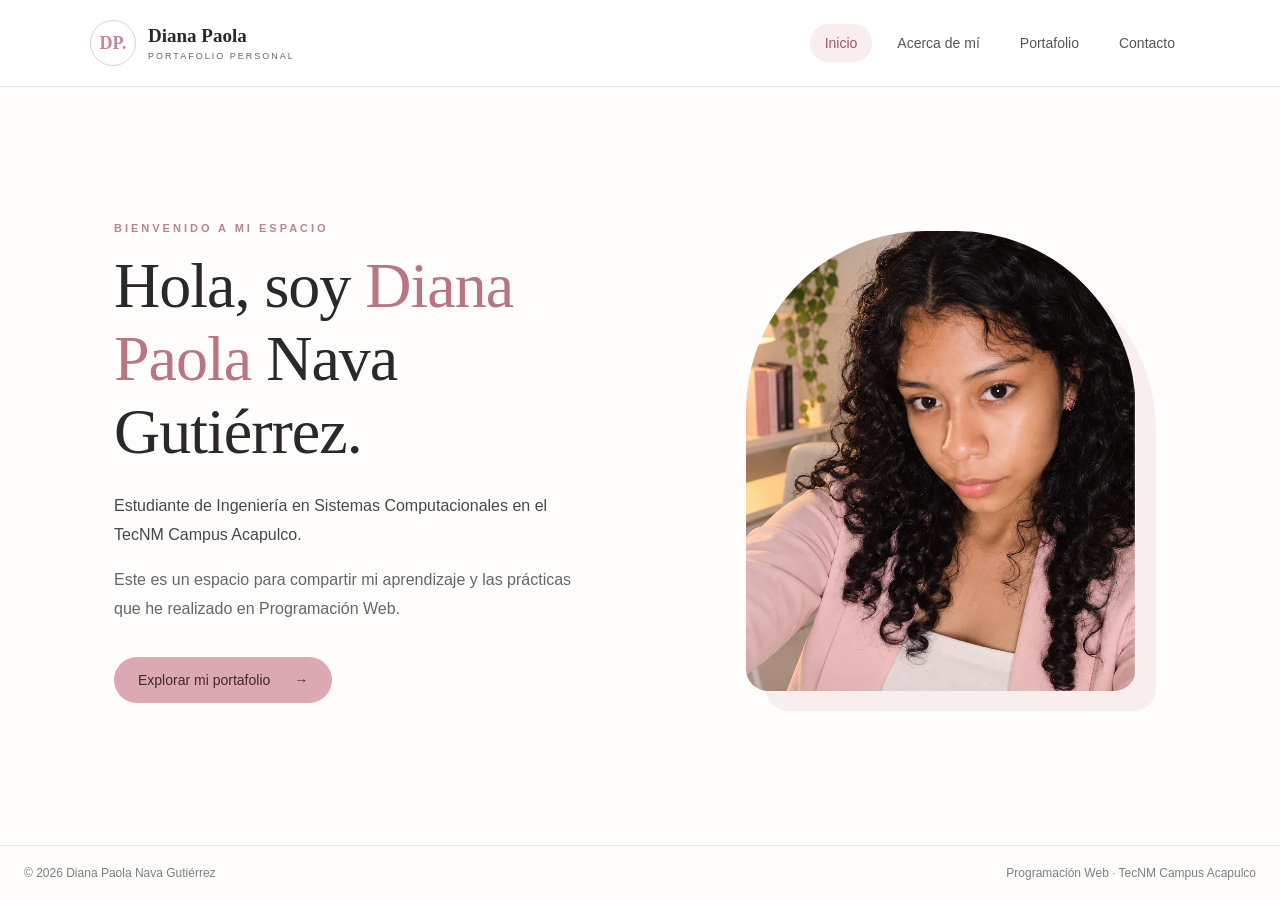
<file: index.html>
<!DOCTYPE html>
<html lang="es">
<head>
  <meta charset="UTF-8">
  <meta name="viewport" content="width=device-width, initial-scale=1.0">
  <meta name="description" content="Portafolio académico de Diana Paola Nava Gutiérrez.">
  <title>Diana Paola | Portafolio personal</title>
  <!-- Aquí conecté los estilos de mi página principal. -->
  <link rel="stylesheet" href="estilos.css">
</head>
<body>
  <!-- Este encabezado contiene mi nombre y el menú para cambiar de apartado. -->
  <header class="encabezado">
    <a class="marca" href="#inicio" data-vista="inicio" aria-label="Ir a inicio"><span class="monograma">DP.</span><span>Diana Paola<small>PORTAFOLIO PERSONAL</small></span></a>
    <button class="menu-boton" id="menu-boton" aria-expanded="false" aria-controls="navegacion" aria-label="Abrir menú">☰</button>
    <nav class="navegacion" id="navegacion" aria-label="Menú principal">
      <a href="#inicio" data-vista="inicio" class="activo">Inicio</a>
      <a href="#acerca" data-vista="acerca">Acerca de mí</a>
      <a href="#portafolio" data-vista="portafolio">Portafolio</a>
      <a href="#contacto" data-vista="contacto">Contacto</a>
    </nav>
  </header>

  <main id="contenido">
    <!-- Esta es mi portada. Las otras secciones no se muestran al mismo tiempo. -->
    <section id="inicio" class="vista activa" aria-labelledby="titulo-inicio">
      <div class="presentacion">
        <div class="texto-inicio"><p class="etiqueta">BIENVENIDO A MI ESPACIO</p><h1 id="titulo-inicio">Hola, soy <span>Diana Paola</span> Nava Gutiérrez.</h1>
          <p>Estudiante de Ingeniería en Sistemas Computacionales en el TecNM Campus Acapulco.</p>
          <p class="texto-suave">Este es un espacio para compartir mi aprendizaje y las prácticas que he realizado en Programación Web.</p>
          <a href="#portafolio" data-vista="portafolio" class="boton">Explorar mi portafolio <span aria-hidden="true">→</span></a>
        </div>
        <div class="marco-foto"><img src="assets/foto-inicio.jpg" alt="Retrato de Diana Paola con blazer rosa"></div>
      </div>
    </section>

    <!-- En este apartado escribí una presentación breve sobre mí. -->
    <section id="acerca" class="vista" aria-labelledby="titulo-acerca" hidden>
      <div class="acerca-contenido"><div class="marco-foto foto-secundaria"><img src="assets/foto-acerca.jpg" alt="Retrato de Diana Paola con camisa blanca"></div>
        <div><p class="etiqueta">UN POCO SOBRE MÍ</p><h2 id="titulo-acerca">Acerca de mí</h2>
          <p>Soy Diana Paola Nava Gutiérrez, estudiante de Ingeniería en Sistemas Computacionales en el TecNM Campus Acapulco.</p>
          <p>Me interesa seguir aprendiendo sobre desarrollo web, bases de datos y tecnología. Disfruto desarrollar mis habilidades mediante actividades prácticas y nuevos retos académicos.</p>
          <p class="texto-suave">Este portafolio reúne algunas de las evidencias de mi formación en Programación Web.</p>
        </div></div>
    </section>

    <!-- Aquí agregué un iframe para visualizar mis prácticas dentro del portafolio. -->
    <section id="portafolio" class="vista" aria-labelledby="titulo-portafolio" hidden>
      <div class="cabecera-seccion"><p class="etiqueta">MIS TRABAJOS</p><h2 id="titulo-portafolio">Portafolio de evidencias</h2><p>Selecciona una práctica para verla sin salir de mi página.</p></div>
      <div class="portafolio-contenido">
        <div class="selector-practicas" aria-label="Seleccionar práctica">
          <button class="practica-boton seleccionado" data-practica="1" aria-pressed="true">Práctica 1</button>
          <button class="practica-boton" data-practica="2" aria-pressed="false">Práctica 2</button>
          <button class="practica-boton" data-practica="3" aria-pressed="false">Práctica 3</button>
          <button class="practica-boton" data-practica="4" aria-pressed="false">Práctica 4</button>
          <button class="practica-boton" data-practica="5" aria-pressed="false">Práctica 5</button>
          <button class="practica-boton" data-practica="7" aria-pressed="false">Práctica 7</button>
        </div>
        <div class="visor-contenedor"><div class="visor-cabecera"><h3 id="nombre-practica">Práctica 1</h3><a id="abrir-practica" href="practicas/practica-1.html" target="_blank" rel="noopener noreferrer">Abrir en otra pestaña ↗</a></div>
          <iframe id="visor" title="Vista previa de la práctica seleccionada" src="practicas/practica-1.html" loading="lazy"></iframe>
          <p class="nota-visor">Puedes desplazarte dentro de la vista previa. Algunas prácticas se diseñaron originalmente para pantallas de computadora.</p>
        </div>
      </div>
    </section>

    <!-- Estos son los medios por los que pueden ponerse en contacto conmigo. -->
    <section id="contacto" class="vista" aria-labelledby="titulo-contacto" hidden>
      <div class="contacto-contenido"><p class="etiqueta">HABLEMOS</p><h2 id="titulo-contacto">Contacto</h2>
        <p>Si deseas comunicarte conmigo, puedes utilizar alguno de los siguientes medios.</p>
        <div class="contacto-enlaces">
          <a href="mailto:L23320948@acapulco.tecnm.mx"><span>Correo electrónico</span><strong>L23320948@acapulco.tecnm.mx</strong></a>
          <a href="tel:+525658732907"><span>Teléfono</span><strong>565 873 2907</strong></a>
          <a href="https://www.instagram.com/_ppptz/" target="_blank" rel="noopener noreferrer"><span>Instagram</span><strong>@_ppptz ↗</strong></a>
        </div>
        <!-- Agregué este formulario para recibir solicitudes de ayuda en mi correo institucional. -->
        <div class="ayuda-formulario">
          <h3>Formulario de ayuda</h3>
          <p>¿Tienes alguna duda o sugerencia? Escríbeme y recibiré tu mensaje por correo.</p>
          <!-- FormSubmit procesa los mensajes porque GitHub Pages no tiene servidor de correo. -->
          <form action="https://formsubmit.co/L23320948@acapulco.tecnm.mx" method="POST">
            <input type="hidden" name="_subject" value="Nuevo mensaje de ayuda desde mi portafolio">
            <input type="hidden" name="_template" value="table">
            <!-- Este campo oculto ayuda a reducir mensajes automáticos. -->
            <input type="text" name="_honey" class="campo-trampa" tabindex="-1" autocomplete="off" aria-hidden="true">
            <div class="ayuda-campos">
              <div><label for="ayuda-nombre">Nombre completo</label><input id="ayuda-nombre" name="name" type="text" maxlength="100" autocomplete="name" required placeholder="Tu nombre"></div>
              <div><label for="ayuda-email">Correo electrónico</label><input id="ayuda-email" name="email" type="email" maxlength="150" autocomplete="email" required placeholder="tunombre@correo.com"></div>
            </div>
            <label for="ayuda-asunto">Asunto</label>
            <select id="ayuda-asunto" name="asunto" required>
              <option value="" disabled selected>Selecciona un asunto</option>
              <option value="Consulta general">Consulta general</option>
              <option value="Ayuda con una práctica">Ayuda con una práctica</option>
              <option value="Sugerencia">Sugerencia</option>
              <option value="Otro">Otro</option>
            </select>
            <label for="ayuda-mensaje">Mensaje</label>
            <textarea id="ayuda-mensaje" name="message" rows="5" maxlength="3000" required placeholder="Escribe aquí tu mensaje..."></textarea>
            <p class="aviso-formulario">Al enviar, tus datos se compartirán con FormSubmit para entregar el mensaje a mi correo.</p>
            <button type="submit" class="boton">Enviar mensaje →</button>
          </form>
        </div>
      </div>
    </section>
  </main>

  <!-- Este pie de página aparece al final de cada apartado. -->
  <footer class="pie"><span>© 2026 Diana Paola Nava Gutiérrez</span><span>Programación Web · TecNM Campus Acapulco</span></footer>
  <!-- Aquí enlacé el archivo que controla el menú y las prácticas. -->
  <script src="funciones.js"></script>
</body>
</html>
</file>
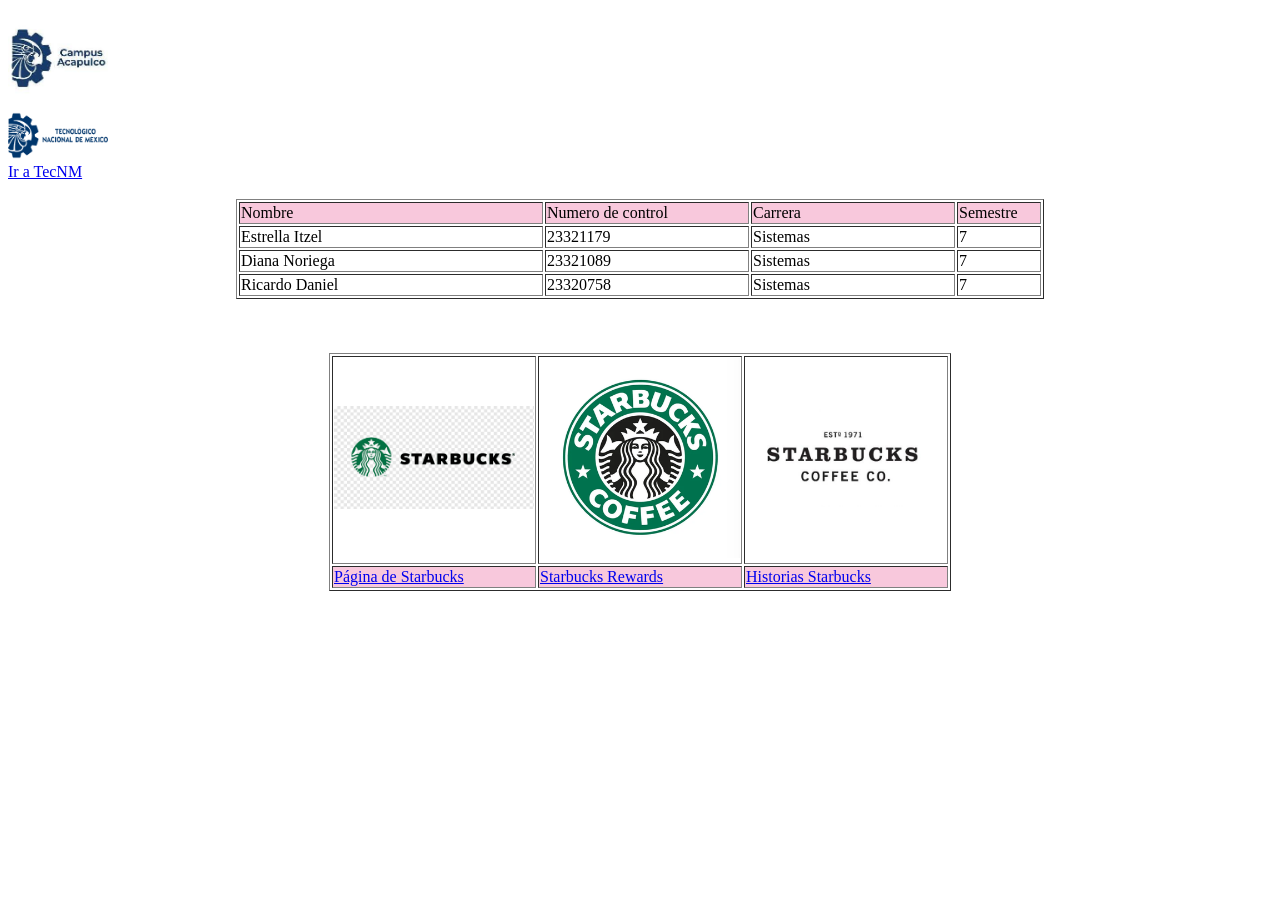
<file: practicas/practica-2/index.html>
<!DOCTYPE html>
<!-- Autor: Diana Paola Nava Gutierrez -->
<!-- Fecha de creación: 17/09/2026 -->
<html lang="es">
    <head>
        <!-- Permite mostrar correctamente letras, acentos y caracteres especiales -->
        <meta charset="UTF-8">

        <!-- Texto que aparece en la pestaña del navegador -->
        <title>Práctica 2</title>
    </head>

    <!-- En el body se coloca todo el contenido visible de la página -->
    <body>
        <!-- Logotipo del Tecnologico de Acapulco -->
        <img src="logo3.jpg" width="100" height="100" alt="Logotipo del Campus Acapulco">
        <br>

        <!-- Logotipo del Tecnologico Nacional de Mexico -->
        <img src="logotec.png" width="100" alt="Logotipo del Tecnológico Nacional de México">
        <br>

        <!-- Enlace al sitio del Tecnologico; target="_blank" lo abre en otra pestaña -->
        <a href="https://acapulco.tecnm.mx/" target="_blank">Ir a TecNM</a>

        <!-- Los saltos de linea dejan espacio antes de la primera tabla -->
        <br><br>

        <!-- center coloca la tabla en el centro de la pagina -->
        <center>
            <!-- border="1" muestra las lineas que dividen la tabla -->
            <table border="1">
                <!-- Primera fila: encabezados con fondo rosa pastel -->
                <tr bgcolor="#F8C8DC">
                    <td width="300">Nombre</td>
                    <td width="200">Numero de control</td>
                    <td width="200">Carrera</td>
                    <td width="80">Semestre</td>
                </tr>

                <!-- Filas con los datos de las estudiantes -->
                <tr>
                    <td>Estrella Itzel</td>
                    <td>23321179</td>
                    <td>Sistemas</td>
                    <td>7</td>
                </tr>
                <tr>
                    <td>Diana Noriega</td>
                    <td>23321089</td>
                    <td>Sistemas</td>
                    <td>7</td>
                </tr>
                <tr>
                    <td>Ricardo Daniel</td>
                    <td>23320758</td>
                    <td>Sistemas</td>
                    <td>7</td>
                </tr>
            </table>
        </center>

        <!-- Espacio entre las dos tablas -->
        <br><br><br>

        <center>
            <!-- Tabla que contiene las imagenes y los enlaces de Starbucks -->
            <table width="600" border="1">
                <!-- Primera fila: imagenes de Starbucks -->
                <tr>
                    <td width="200"><img src="2.png" width="200" alt="Logotipo horizontal de Starbucks"></td>
                    <td width="200"><img src="1.png" width="200" alt="Logotipo circular de Starbucks"></td>
                    <td width="200"><img src="3.jpg" width="200" alt="Logotipo clasico de Starbucks"></td>
                </tr>

                <!-- Segunda fila: enlaces relacionados con Starbucks -->
                <tr bgcolor="#F8C8DC">
                    <td><a href="https://www.starbucks.com.mx/" target="_blank">Página de Starbucks</a></td>
                    <td><a href="https://rewards.starbucks.mx/" target="_blank">Starbucks Rewards</a></td>
                    <td><a href="https://historias.starbucks.com/" target="_blank">Historias Starbucks</a></td>
                </tr>
            </table>
        </center>

        <!-- Espacio al final de la pagina -->
        <br><br><br><br><br><br>
    </body>
</html>
</file>
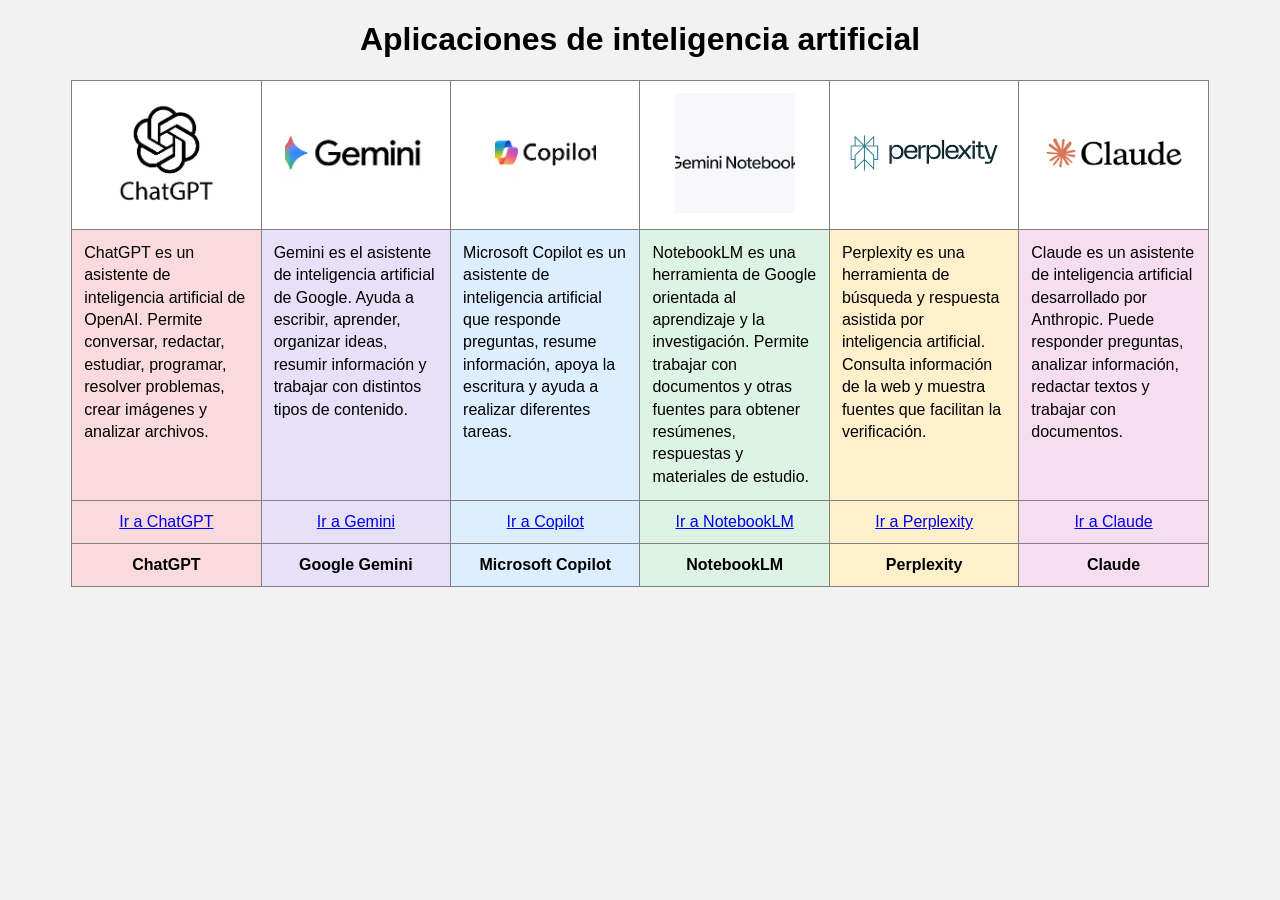
<file: practicas/practica-3/index.html>
<!DOCTYPE html>

<!-- Autor: Diana Paola Nava Gutierrez -->
<!-- Fecha de creación: 18/09/26 -->

<html lang="es">
    <head>
        <!-- Permite mostrar correctamente acentos y caracteres especiales -->
        <meta charset="UTF-8">

        <!-- Texto que aparece en la pestaña del navegador -->
        <title>Aplicaciones de inteligencia artificial</title>
    </head>

    <!-- Fondo gris claro para hacer resaltar los colores pastel de la tabla -->
    <body style="background-color: #F2F2F2; font-family: Arial;">

        <!-- Titulo principal de la práctica -->
        <center>
            <h1>Aplicaciones de inteligencia artificial</h1>
        </center>

        <!-- La tabla se centra y ocupa el 90% del ancho de la página -->
        <center>
            <table width="90%" border="1" cellpadding="12" cellspacing="0"
                   style="background-color: white; border-collapse: collapse;">

                <!-- PRIMERA FILA: LOGOTIPOS -->
                <tr style="background-color: white; text-align: center;">
                    <td width="16%">
                        <img src="chatgpt.png" width="150" height="120"
                             style="object-fit: contain;" alt="Logotipo de ChatGPT">
                    </td>

                    <td width="16%">
                        <img src="gemini.png" width="150" height="120"
                             style="object-fit: contain;" alt="Logotipo de Gemini">
                    </td>

                    <td width="16%">
                        <img src="copilot.png" width="150" height="120"
                             style="object-fit: contain;" alt="Logotipo de Microsoft Copilot">
                    </td>

                    <td width="16%">
                        <img src="notebook.png" width="150" height="120"
                             style="object-fit: contain;" alt="Logotipo de NotebookLM">
                    </td>

                    <td width="16%">
                        <img src="perplexity.png" width="150" height="120"
                             style="object-fit: contain;" alt="Logotipo de Perplexity">
                    </td>

                    <td width="16%">
                        <img src="claude.png" width="150" height="120"
                             style="object-fit: contain;" alt="Logotipo de Claude">
                    </td>
                </tr>

                <!-- SEGUNDA FILA: DESCRIPCIONES -->
                <!-- text-align: left evita los espacios exagerados entre palabras -->
                <!-- vertical-align: top hace que todos los textos comiencen arriba -->
                <tr style="text-align: left; vertical-align: top; line-height: 1.4;">
                    <td style="background-color: #FADADD;">
                        ChatGPT es un asistente de inteligencia artificial de OpenAI.
                        Permite conversar, redactar, estudiar, programar, resolver
                        problemas, crear imágenes y analizar archivos.
                    </td>

                    <td style="background-color: #E6E0F8;">
                        Gemini es el asistente de inteligencia artificial de Google.
                        Ayuda a escribir, aprender, organizar ideas, resumir información
                        y trabajar con distintos tipos de contenido.
                    </td>

                    <td style="background-color: #DCEEFF;">
                        Microsoft Copilot es un asistente de inteligencia artificial
                        que responde preguntas, resume información, apoya la escritura
                        y ayuda a realizar diferentes tareas.
                    </td>

                    <td style="background-color: #DDF3E4;">
                        NotebookLM es una herramienta de Google orientada al
                        aprendizaje y la investigación. Permite trabajar con
                        documentos y otras fuentes para obtener resúmenes,
                        respuestas y materiales de estudio.
                    </td>

                    <td style="background-color: #FFF0CC;">
                        Perplexity es una herramienta de búsqueda y respuesta
                        asistida por inteligencia artificial. Consulta información
                        de la web y muestra fuentes que facilitan la verificación.
                    </td>

                    <td style="background-color: #F7DDF0;">
                        Claude es un asistente de inteligencia artificial
                        desarrollado por Anthropic. Puede responder preguntas,
                        analizar información, redactar textos y trabajar con
                        documentos.
                    </td>
                </tr>

                <!-- TERCERA FILA: ENLACES A LAS PÁGINAS OFICIALES -->
                <tr style="text-align: center;">
                    <td style="background-color: #FADADD;">
                        <a href="https://chatgpt.com/" target="_blank">Ir a ChatGPT</a>
                    </td>

                    <td style="background-color: #E6E0F8;">
                        <a href="https://gemini.google.com/" target="_blank">Ir a Gemini</a>
                    </td>

                    <td style="background-color: #DCEEFF;">
                        <a href="https://copilot.microsoft.com/" target="_blank">Ir a Copilot</a>
                    </td>

                    <td style="background-color: #DDF3E4;">
                        <a href="https://notebooklm.google.com/" target="_blank">Ir a NotebookLM</a>
                    </td>

                    <td style="background-color: #FFF0CC;">
                        <a href="https://www.perplexity.ai/" target="_blank">Ir a Perplexity</a>
                    </td>

                    <td style="background-color: #F7DDF0;">
                        <a href="https://claude.ai/" target="_blank">Ir a Claude</a>
                    </td>
                </tr>

                <!-- CUARTA FILA: NOMBRES DE LAS APLICACIONES -->
                <tr style="text-align: center; font-weight: bold;">
                    <td style="background-color: #FADADD;">ChatGPT</td>
                    <td style="background-color: #E6E0F8;">Google Gemini</td>
                    <td style="background-color: #DCEEFF;">Microsoft Copilot</td>
                    <td style="background-color: #DDF3E4;">NotebookLM</td>
                    <td style="background-color: #FFF0CC;">Perplexity</td>
                    <td style="background-color: #F7DDF0;">Claude</td>
                </tr>

            </table>
        </center>

        <!-- Espacio al final de la pagina -->
        <br><br>
    </body>
</html>
</file>
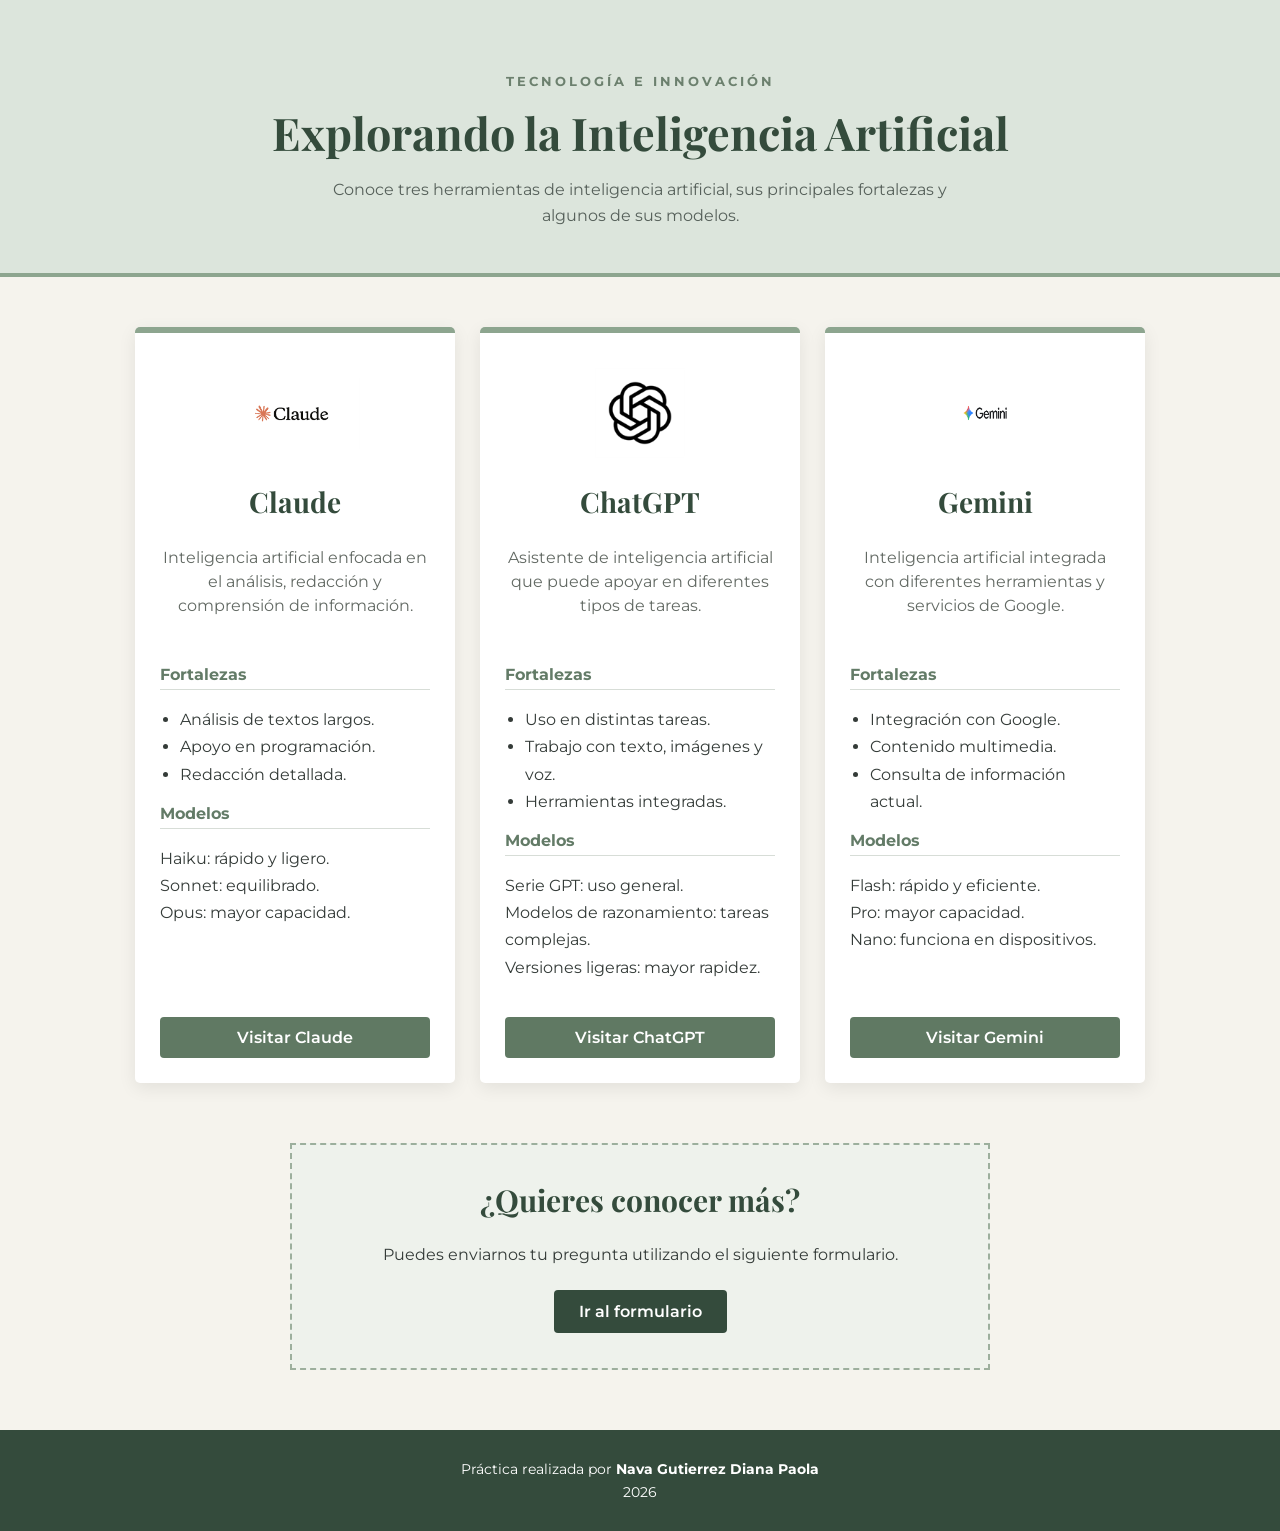
<file: practicas/practica-5/index.html>
<!-- NOMBRE: NAVA GUTIERREZ DIANA PAOLA -->
<!-- ELABORADO: 02 DE OCTUBRE DE 2026 -->

<!DOCTYPE html>
<html lang="es">

<head>
    <meta charset="UTF-8">
    <meta name="viewport" content="width=device-width, initial-scale=1.0">

    <title>Explorando la Inteligencia Artificial</title>

    <!-- Fuentes de Google -->
    <link rel="preconnect" href="https://fonts.googleapis.com">
    <link rel="preconnect" href="https://fonts.gstatic.com" crossorigin>

    <link href="https://fonts.googleapis.com/css2?family=Montserrat:wght@400;500;600;700&family=Playfair+Display:wght@600;700&display=swap" rel="stylesheet">

    <!-- Archivo de estilos -->
    <link rel="stylesheet" href="estilo.css">
</head>


<body>

    <!-- ENCABEZADO -->
    <header>

        <p class="etiqueta">TECNOLOGÍA E INNOVACIÓN</p>

        <h1>Explorando la Inteligencia Artificial</h1>

        <p class="introduccion">
            Conoce tres herramientas de inteligencia artificial,
            sus principales fortalezas y algunos de sus modelos.
        </p>

    </header>


    <!-- CONTENIDO PRINCIPAL -->
    <main id="inicio">

        <!-- Contenedor de las tarjetas -->
        <section class="contenedor-ias">


            <!-- TARJETA CLAUDE -->
            <article class="tarjeta">

                <div class="logo">
                    <img src="img/cloude.png" alt="Logo de Claude">
                </div>

                <h2>Claude</h2>

                <p class="descripcion">
                    Inteligencia artificial enfocada en el análisis,
                    redacción y comprensión de información.
                </p>

                <div class="informacion">

                    <h3>Fortalezas</h3>

                    <ul>
                        <li>Análisis de textos largos.</li>
                        <li>Apoyo en programación.</li>
                        <li>Redacción detallada.</li>
                    </ul>

                    <h3>Modelos</h3>

                    <p>
                        Haiku: rápido y ligero.<br>
                        Sonnet: equilibrado.<br>
                        Opus: mayor capacidad.
                    </p>

                </div>

                <a class="enlace-ia" href="https://claude.ai">
                    Visitar Claude
                </a>

            </article>


            <!-- TARJETA CHATGPT -->
            <article class="tarjeta">

                <div class="logo">
                    <img src="img/chat.png" alt="Logo de ChatGPT">
                </div>

                <h2>ChatGPT</h2>

                <p class="descripcion">
                    Asistente de inteligencia artificial que puede
                    apoyar en diferentes tipos de tareas.
                </p>

                <div class="informacion">

                    <h3>Fortalezas</h3>

                    <ul>
                        <li>Uso en distintas tareas.</li>
                        <li>Trabajo con texto, imágenes y voz.</li>
                        <li>Herramientas integradas.</li>
                    </ul>

                    <h3>Modelos</h3>

                    <p>
                        Serie GPT: uso general.<br>
                        Modelos de razonamiento: tareas complejas.<br>
                        Versiones ligeras: mayor rapidez.
                    </p>

                </div>

                <a class="enlace-ia" href="https://chatgpt.com">
                    Visitar ChatGPT
                </a>

            </article>


            <!-- TARJETA GEMINI -->
            <article class="tarjeta">

                <div class="logo">
                    <img src="img/gemini.png" alt="Logo de Gemini">
                </div>

                <h2>Gemini</h2>

                <p class="descripcion">
                    Inteligencia artificial integrada con diferentes
                    herramientas y servicios de Google.
                </p>

                <div class="informacion">

                    <h3>Fortalezas</h3>

                    <ul>
                        <li>Integración con Google.</li>
                        <li>Contenido multimedia.</li>
                        <li>Consulta de información actual.</li>
                    </ul>

                    <h3>Modelos</h3>

                    <p>
                        Flash: rápido y eficiente.<br>
                        Pro: mayor capacidad.<br>
                        Nano: funciona en dispositivos.
                    </p>

                </div>

                <a class="enlace-ia" href="https://gemini.google.com">
                    Visitar Gemini
                </a>

            </article>

        </section>


        <!-- SECCIÓN PARA IR AL FORMULARIO -->
        <section class="mas-informacion">

            <h2>¿Quieres conocer más?</h2>

            <p>
                Puedes enviarnos tu pregunta utilizando
                el siguiente formulario.
            </p>

            <a class="boton-principal" href="#formulario">
                Ir al formulario
            </a>

        </section>

    </main>


    <!-- FORMULARIO -->
    <section id="formulario">

        <div class="formulario-contenedor">

            <p class="etiqueta">CONTACTO</p>

            <h2>Solicita más información</h2>

            <p>
                Escribe tus datos y dinos qué te gustaría
                conocer sobre inteligencia artificial.
            </p>


            <form onsubmit="alert('Información enviada'); return false;">

                <!-- Nombre -->
                <label for="nombre">Nombre</label>

                <input type="text"
                       id="nombre"
                       name="nombre"
                       placeholder="Escribe tu nombre"
                       required>


                <!-- Correo -->
                <label for="correo">Correo electrónico</label>

                <input type="email"
                       id="correo"
                       name="correo"
                       placeholder="ejemplo@correo.com"
                       required>


                <!-- Tema -->
                <label for="tema">IA de tu interés</label>

                <select id="tema" name="tema">

                    <option value="claude">Claude</option>

                    <option value="chatgpt">ChatGPT</option>

                    <option value="gemini">Gemini</option>

                </select>


                <!-- Pregunta -->
                <label for="mensaje">
                    ¿Qué información necesitas?
                </label>

                <textarea id="mensaje"
                          name="mensaje"
                          placeholder="Escribe aquí tu pregunta..."
                          required></textarea>


                <!-- Botones -->
                <div class="acciones">

                    <a class="boton-secundario" href="#inicio">
                        Regresar
                    </a>

                    <button type="submit">
                        Enviar información
                    </button>

                </div>

            </form>

        </div>

    </section>


    <!-- PIE DE PÁGINA -->
    <footer>

        <p>
            Práctica realizada por
            <strong>Nava Gutierrez Diana Paola</strong>
        </p>

        <p>2026</p>

    </footer>

</body>

</html>
</file>
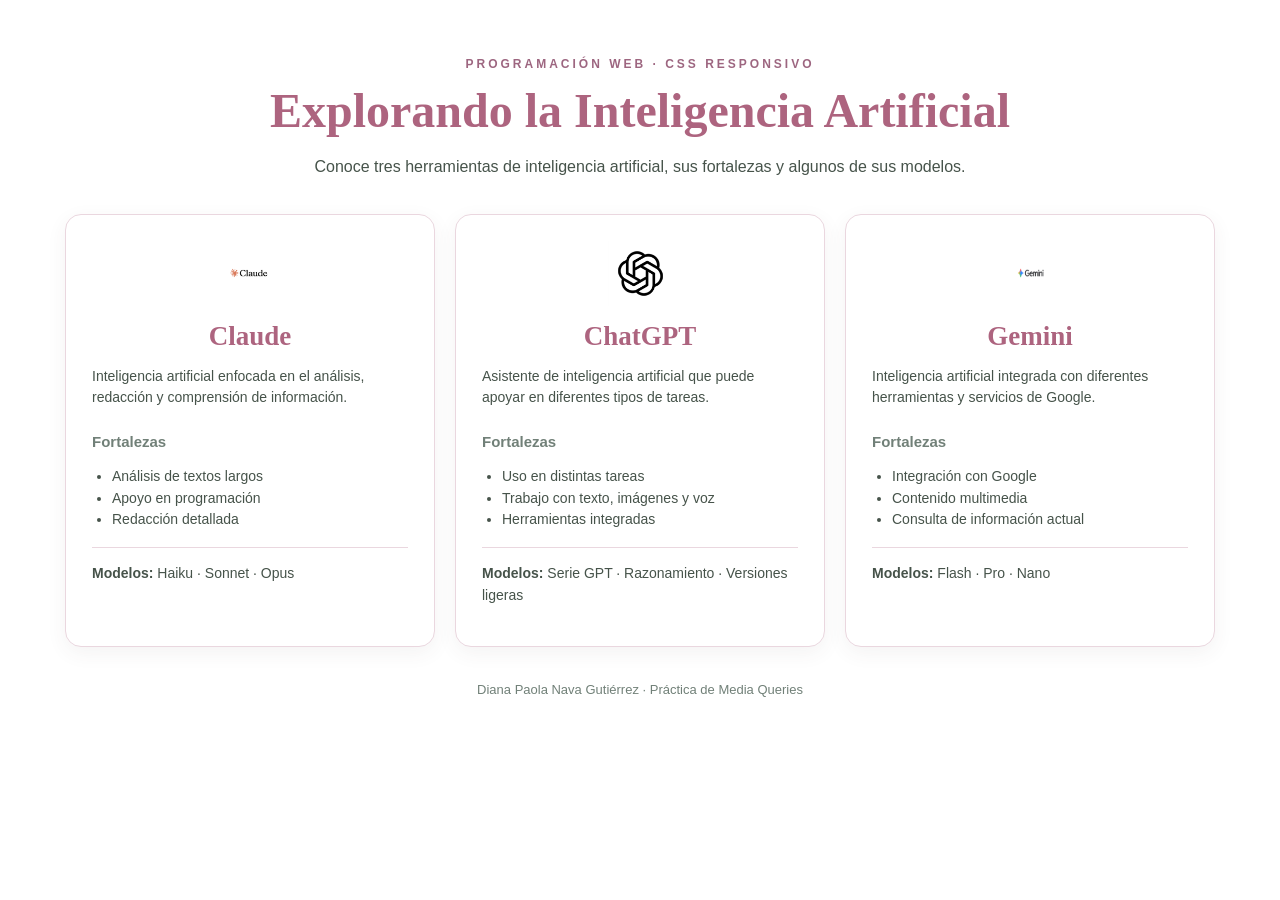
<file: practicas/practica-7/index.html>
<!DOCTYPE html>
<html lang="es">
<head>
  <meta charset="UTF-8">
  <meta name="viewport" content="width=device-width, initial-scale=1.0">
  <title>Inteligencia Artificial | Diana Nava</title>
  <style>
    /* ESTILO PRINCIPAL: laptop con ventana amplia */
    * { box-sizing: border-box; }
    body { margin: 0; min-height: 100vh; padding: 45px 24px; background: #fff; color: #46534a; font-family: Arial, sans-serif; transition: background .3s; }
    header { text-align: center; margin: 0 auto 34px; max-width: 800px; }
    .etiqueta { font-size: 12px; letter-spacing: 3px; color: #9d6680; font-weight: bold; }
    h1 { font-family: Georgia, serif; font-size: clamp(30px,4vw,48px); color: #ad647f; margin: 12px 0; }
    .intro { line-height: 1.6; }
    .contenedor { max-width: 1150px; margin: auto; display: grid; grid-template-columns: repeat(3, minmax(0,1fr)); gap: 20px; }
    .tarjeta { background: #fff; border: 1px solid #ead7df; border-radius: 16px; padding: 26px; box-shadow: 0 6px 20px #4e3b4510; }
    .logo { width: 65px; height: 65px; object-fit: contain; display: block; margin: 0 auto 15px; }
    h2 { text-align: center; color: #ad647f; font-family: Georgia, serif; font-size: 27px; margin: 8px 0; }
    .tarjeta p, li { line-height: 1.55; font-size: 14px; }
    h3 { font-size: 15px; color: #718078; margin-top: 24px; }
    ul { padding-left: 20px; }
    .modelos { border-top: 1px solid #ead7df; padding-top: 15px; }
    footer { text-align: center; margin-top: 35px; font-size: 13px; color: #718078; }

    /* VISTA 2: ventana reducida de laptop (entre 701 y 1100 px) */
    @media screen and (min-width: 701px) and (max-width: 1100px) {
      body { background: #e9b7c8; }
      h1, .etiqueta { color: #fff; }
      .intro, footer { color: #fff; }
      .contenedor { grid-template-columns: repeat(2, minmax(0,1fr)); max-width: 760px; }
      .tarjeta:last-child { grid-column: 1 / -1; width: min(100%,370px); justify-self: center; }
    }

    /* VISTA 3: teléfono vertical (hasta 700 px) */
    @media screen and (max-width: 700px) and (orientation: portrait) {
      body { background: #e4eee7; padding: 28px 15px; }
      h1 { font-size: 33px; }
      .contenedor { grid-template-columns: 1fr; max-width: 430px; gap: 15px; }
      .tarjeta { padding: 22px; border-radius: 20px; }
      .logo { width: 55px; height: 55px; }
    }

    /* VISTA 4: pantalla horizontal estrecha, como teléfono girado */
    @media screen and (max-width: 900px) and (orientation: landscape) {
      body { background: #fae9ee; padding: 18px; }
      header { margin-bottom: 16px; }
      h1 { font-size: 28px; color: #527766; }
      .etiqueta { color: #527766; }
      .intro { font-size: 13px; }
      .contenedor { display: flex; flex-direction: row; align-items: stretch; gap: 12px; max-width: none; }
      .tarjeta, .tarjeta:last-child { flex: 1; min-width: 0; width: auto; padding: 12px; }
      .logo { width: 38px; height: 38px; margin-bottom: 5px; }
      h2 { font-size: 20px; color: #527766; }
      h3 { margin-top: 10px; }
      .tarjeta p, li { font-size: 11px; }
      ul { padding-left: 16px; }
      footer { margin-top: 14px; }
    }
  </style>
</head>
<body>
  <header>
    <p class="etiqueta">PROGRAMACIÓN WEB · CSS RESPONSIVO</p>
    <h1>Explorando la Inteligencia Artificial</h1>
    <p class="intro">Conoce tres herramientas de inteligencia artificial, sus fortalezas y algunos de sus modelos.</p>
  </header>
  <main class="contenedor">
      <article class="tarjeta">
        <img src="[data-uri]" alt="Logo de Claude" class="logo">
        <h2>Claude</h2>
        <p>Inteligencia artificial enfocada en el análisis, redacción y comprensión de información.</p>
        <h3>Fortalezas</h3>
        <ul><li>Análisis de textos largos</li><li>Apoyo en programación</li><li>Redacción detallada</li></ul>
        <p class="modelos"><strong>Modelos:</strong> Haiku · Sonnet · Opus</p>
      </article>
      <article class="tarjeta">
        <img src="[data-uri]" alt="Logo de ChatGPT" class="logo">
        <h2>ChatGPT</h2>
        <p>Asistente de inteligencia artificial que puede apoyar en diferentes tipos de tareas.</p>
        <h3>Fortalezas</h3>
        <ul><li>Uso en distintas tareas</li><li>Trabajo con texto, imágenes y voz</li><li>Herramientas integradas</li></ul>
        <p class="modelos"><strong>Modelos:</strong> Serie GPT · Razonamiento · Versiones ligeras</p>
      </article>
      <article class="tarjeta">
        <img src="[data-uri]" alt="Logo de Gemini" class="logo">
        <h2>Gemini</h2>
        <p>Inteligencia artificial integrada con diferentes herramientas y servicios de Google.</p>
        <h3>Fortalezas</h3>
        <ul><li>Integración con Google</li><li>Contenido multimedia</li><li>Consulta de información actual</li></ul>
        <p class="modelos"><strong>Modelos:</strong> Flash · Pro · Nano</p>
      </article>
  </main>
  <footer>Diana Paola Nava Gutiérrez · Práctica de Media Queries</footer>
</body>
</html>
</file>
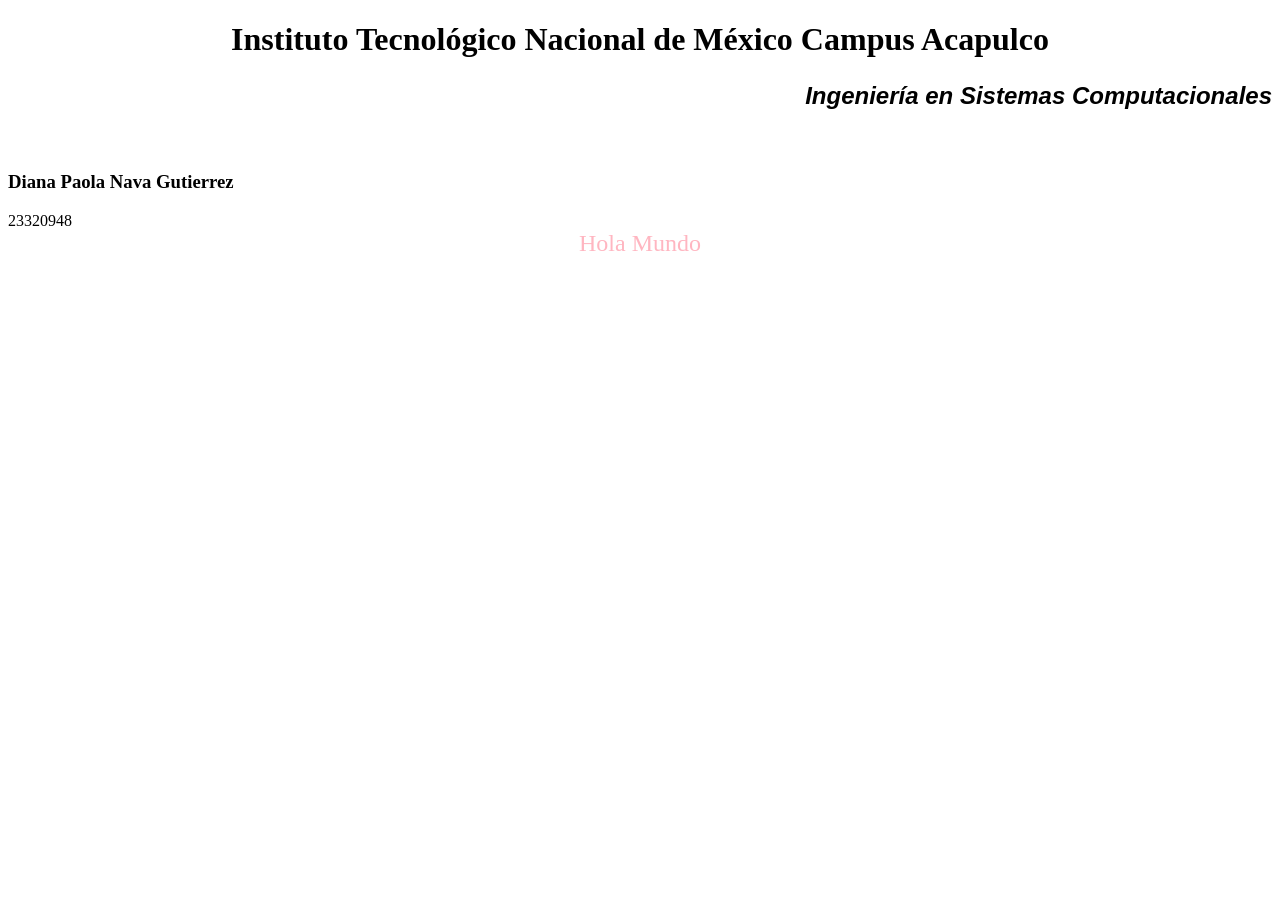
<file: practicas/practica-1.html>
<!DOCTYPE html>
<!--Elaborado por: Nava Gutierrez Diana Paola-->
<!--Creado el: 11/09/26-->

<html lang="es">
	<head>
		<meta charset="UTF-8">

		<!--Título mostrado en la pestaña-->
		<title>Mi primera página web</title>
	</head>

	<!--Contenido que se muestra en la página-->
	<body>

		<!--Título principal centrado-->
		<h1>
			<center>Instituto Tecnológico Nacional de México Campus Acapulco</center>
		</h1>

		<!--Subtítulo en cursiva, alineado a la derecha y con letra Arial-->
		<h2>
			<i>
				<p align="right">
					<font face="arial">Ingeniería en Sistemas Computacionales</font>
				</p>
			</i>
		</h2>

		<!--Salto de línea-->
		<br>

		<!--Subtítulo escrito en negritas-->
		<h3><b>Diana Paola Nava Gutierrez</b></h3>

		23320948

		<!--Texto centrado, de tamaño 5, color rosa claro y letra Impact-->
		<center>
			<font size="5" color="#FFB6C1" face="impact">Hola Mundo</font>
		</center>

	</body>
</html>
</file>
<file: estilos.css>
/* Aquí definí colores suaves para que mi página se vea tranquila y profesional. */
:root{--fondo:#fffdfc;--texto:#29282a;--secundario:#68646a;--rosa:#e8b9c0;--rosa-claro:#f9eded;--linea:#efe6e5;--ancho:1100px}
*{box-sizing:border-box}html{scroll-behavior:smooth}body{margin:0;background:var(--fondo);color:var(--texto);font-family:Arial,Helvetica,sans-serif;min-height:100vh;display:flex;flex-direction:column}a{color:inherit;text-decoration:none}button{font:inherit}img{max-width:100%;display:block}
/* Organicé el encabezado para que sea claro y no ocupe demasiado espacio. */
.encabezado{width:100%;padding:20px max(24px,calc((100vw - var(--ancho))/2));display:flex;align-items:center;justify-content:space-between;gap:20px;border-bottom:1px solid var(--linea);background:#fff;position:relative;z-index:5}.marca{display:flex;align-items:center;gap:12px;font-family:Georgia,serif;font-size:19px;font-weight:bold;white-space:nowrap}.marca small{display:block;margin-top:4px;font-family:Arial,sans-serif;letter-spacing:2px;font-size:9px;color:var(--secundario);font-weight:normal}.monograma{font-family:Georgia,serif;color:#c88794;border:1px solid #e9c9cd;border-radius:50%;height:46px;width:46px;display:grid;place-items:center;font-size:18px}.navegacion{display:flex;gap:10px;align-items:center}.navegacion a{font-size:14px;padding:11px 15px;border-radius:30px;color:#555}.navegacion a:hover,.navegacion a.activo{background:var(--rosa-claro);color:#9b5867}.menu-boton{display:none;background:none;border:0;font-size:25px;cursor:pointer}
/* Cada vista ocupa su espacio y solamente muestro la que está seleccionada. */
main{flex:1;width:100%;max-width:var(--ancho);margin:auto;padding:38px 24px 48px;display:flex;align-items:center}.vista{width:100%;animation:aparecer .28s ease}.vista[hidden]{display:none!important}@keyframes aparecer{from{opacity:0;transform:translateY(6px)}to{opacity:1;transform:translateY(0)}}h1,h2,h3{font-family:Georgia,'Times New Roman',serif;font-weight:normal}h1{font-size:clamp(38px,5vw,66px);line-height:1.14;margin:12px 0 23px;letter-spacing:-1px}h1 span{color:#b87582}h2{font-size:clamp(33px,4vw,47px);margin:8px 0 25px}p{font-size:16px;line-height:1.8;color:#48464a}.etiqueta{font-size:11px;letter-spacing:3px;font-weight:bold;color:#ba8390;margin:0}.texto-suave{color:var(--secundario)}
/* Coloqué mi primera foto junto al texto de bienvenida. */
.presentacion{display:grid;grid-template-columns:1fr .88fr;align-items:center;gap:clamp(36px,7vw,100px);min-height:480px}.texto-inicio{max-width:540px}.texto-inicio p{max-width:470px}.marco-foto{border-radius:180px 180px 22px 22px;overflow:hidden;background:var(--rosa-claro);max-width:390px;width:100%;justify-self:center;box-shadow:20px 20px 0 #f9eeee}.marco-foto img{width:100%;height:460px;object-fit:cover;object-position:center 30%}.boton{display:inline-flex;gap:24px;align-items:center;background:#dca8b2;color:#3f2930;border-radius:30px;padding:15px 24px;font-size:14px;margin-top:18px;transition:background .2s}.boton:hover{background:#edc3ca}
/* En Acerca de mí utilicé la segunda fotografía. */
.acerca-contenido{display:grid;grid-template-columns:.75fr 1.2fr;gap:clamp(30px,8vw,110px);align-items:center}.foto-secundaria{max-width:320px;border-radius:22px;box-shadow:-16px 16px 0 #f9eeee}.foto-secundaria img{height:390px;object-position:center 22%}.acerca-contenido p{max-width:590px}
/* Organicé el portafolio con botones y un iframe para mostrar mis actividades. */
.cabecera-seccion{margin-bottom:30px}.cabecera-seccion h2{margin-bottom:8px}.cabecera-seccion p:last-child{margin-top:0}.portafolio-contenido{display:grid;grid-template-columns:175px minmax(0,1fr);gap:24px;align-items:start}.selector-practicas{display:flex;flex-direction:column;gap:8px}.practica-boton{border:1px solid transparent;background:#fff;padding:14px 18px;text-align:left;border-radius:9px;cursor:pointer;color:#555}.practica-boton:hover,.practica-boton.seleccionado{background:var(--rosa-claro);border-color:#f1dadd;color:#9c5c69}.visor-contenedor{border:1px solid var(--linea);border-radius:13px;background:#fff;overflow:hidden}.visor-cabecera{display:flex;justify-content:space-between;align-items:center;gap:14px;padding:13px 18px;border-bottom:1px solid var(--linea)}.visor-cabecera h3{margin:0;font-size:19px}.visor-cabecera a{font-size:12px;color:#a66574;text-align:right}iframe{width:100%;height:450px;border:0;background:#fff}.nota-visor{font-size:12px;color:#777;margin:0;padding:10px 18px}
/* Mantuve el contacto simple, sin formularios innecesarios. */
.contacto-contenido{max-width:680px;margin:auto;width:100%}.contacto-enlaces{margin-top:30px;display:grid;gap:12px}.contacto-enlaces a{border-bottom:1px solid var(--linea);padding:16px 4px;display:flex;justify-content:space-between;gap:18px;align-items:center}.contacto-enlaces span{color:var(--secundario);font-size:14px}.contacto-enlaces strong{font-size:14px;font-weight:500;overflow-wrap:anywhere}.contacto-enlaces a:hover strong{color:#b87582}
/* Los créditos permanecen visibles al final de la página. */
.pie{padding:20px 24px;border-top:1px solid var(--linea);display:flex;justify-content:space-between;gap:15px;font-size:12px;color:#817c80;width:100%}
/* Adapté las secciones para celulares y tablets, en vertical y horizontal. */
@media(max-width:760px){.encabezado{padding:15px 22px}.menu-boton{display:block}.navegacion{display:none;position:absolute;top:100%;left:0;right:0;background:#fff;box-shadow:0 12px 22px #0000000b;padding:12px 20px;flex-direction:column;align-items:stretch}.navegacion.abierto{display:flex}main{padding:36px 24px;align-items:flex-start}.presentacion{grid-template-columns:1fr;gap:38px}.marco-foto{max-width:300px}.marco-foto img{height:350px}.acerca-contenido{grid-template-columns:1fr;gap:35px}.foto-secundaria{max-width:250px}.foto-secundaria img{height:310px}.portafolio-contenido{grid-template-columns:1fr}.selector-practicas{flex-direction:row;flex-wrap:wrap}.practica-boton{padding:11px 13px;font-size:13px}iframe{height:430px}.pie{flex-direction:column;align-items:center;text-align:center}.contacto-enlaces a{align-items:flex-start;flex-direction:column;gap:6px}}
@media(max-width:430px){.marca{font-size:16px}.monograma{width:40px;height:40px}h1{font-size:40px}.visor-cabecera{flex-direction:column;align-items:flex-start}iframe{height:390px}.contacto-contenido p{font-size:15px}}
@media(max-height:480px) and (orientation:landscape){main{padding-top:22px;padding-bottom:24px}.presentacion{min-height:0}.marco-foto img{height:280px}}

/* Diseñé el formulario con el mismo estilo sencillo de mi portafolio. */
.ayuda-formulario {max-width:720px; margin:36px auto 0; padding:28px; background:#fff; border:1px solid #f0dfe3; border-radius:18px; box-shadow:0 10px 32px rgba(76,50,60,.04)}
.ayuda-formulario h3 {margin:0 0 8px; font-size:1.4rem}
.ayuda-formulario > p {color:#6c6367; margin:0 0 20px}
.ayuda-formulario form {display:flex; flex-direction:column; gap:10px}
.ayuda-campos {display:grid; grid-template-columns:repeat(2,minmax(0,1fr)); gap:14px}
.ayuda-campos > div {display:flex; flex-direction:column; gap:10px; min-width:0}
.ayuda-formulario label {font-weight:600; font-size:.92rem; margin-top:6px}
.ayuda-formulario input:not(.campo-trampa), .ayuda-formulario select, .ayuda-formulario textarea {width:100%; box-sizing:border-box; border:1px solid #e4d9dd; border-radius:10px; padding:12px 14px; font:inherit; background:#fff; color:#343035}
.ayuda-formulario textarea {resize:vertical; min-height:120px}
.ayuda-formulario :is(input,select,textarea):focus-visible {outline:2px solid #d9a5b6; outline-offset:2px}
.ayuda-formulario .boton {align-self:flex-start; border:0; cursor:pointer; font:inherit}
.ayuda-formulario .aviso-formulario {font-size:.78rem; color:#71696c; margin:3px 0 8px}
.ayuda-formulario .campo-trampa {position:absolute; left:-9999px; width:1px; height:1px; opacity:0}
@media(max-width:600px){.ayuda-formulario{padding:20px 16px; margin-top:24px}.ayuda-campos{grid-template-columns:1fr}.ayuda-formulario .boton{width:100%; text-align:center}}

/* Ajustes adicionales para que todas mis secciones se adapten correctamente al celular. */
html,body{max-width:100%;overflow-x:hidden}
.vista,.presentacion,.acerca-contenido,.portafolio-contenido,.contacto-contenido{min-width:0}
@media(max-width:760px){
  .encabezado{gap:10px;padding:12px 16px}
  .marca{min-width:0;gap:9px;font-size:clamp(14px,4vw,18px)}
  .marca small{font-size:8px;letter-spacing:1.2px}
  .menu-boton{flex-shrink:0;min-width:44px;min-height:44px;border-radius:10px}
  .navegacion{z-index:10}
  .navegacion a{display:block;padding:14px 16px}
  main{display:block;width:100%;margin:0 auto;padding:28px 18px 42px}
  .presentacion{display:flex;flex-direction:column;align-items:stretch;gap:28px;min-height:0}
  .texto-inicio{max-width:none}
  h1{font-size:clamp(32px,8vw,46px);line-height:1.17;overflow-wrap:break-word}
  h2{font-size:clamp(29px,7vw,40px)}
  p{font-size:15px;line-height:1.7}
  .boton{max-width:100%;justify-content:center;text-align:center;gap:12px}
  .marco-foto{width:min(100% - 18px,320px);max-width:320px;margin:4px auto 20px;box-shadow:12px 12px 0 #f9eeee}
  .marco-foto img{height:auto;aspect-ratio:4/4.6;object-fit:cover}
  .acerca-contenido{display:flex;flex-direction:column;align-items:stretch;gap:25px}
  .foto-secundaria{order:2;max-width:270px;margin:8px auto 15px;box-shadow:10px 10px 0 #f9eeee}
  .foto-secundaria img{height:auto;aspect-ratio:4/4.7}
  .portafolio-contenido{display:flex;flex-direction:column;gap:16px}
  .selector-practicas{display:grid;grid-template-columns:repeat(3,minmax(0,1fr));gap:8px;width:100%}
  .practica-boton{text-align:center;padding:12px 5px;font-size:12px;min-width:0}
  .visor-contenedor{width:100%;min-width:0}
  .visor-cabecera{padding:12px;flex-wrap:wrap}
  .visor-cabecera a{overflow-wrap:anywhere}
  iframe{display:block;width:100%;height:440px;max-width:100%}
  .contacto-contenido{width:100%}
  .contacto-enlaces strong{font-size:13px;word-break:break-word}
  .ayuda-formulario{width:100%;max-width:100%;margin:24px 0 0;padding:20px 14px}
  .ayuda-campos{grid-template-columns:minmax(0,1fr)}
  .ayuda-formulario input:not(.campo-trampa),.ayuda-formulario select,.ayuda-formulario textarea{max-width:100%;font-size:16px}
  .ayuda-formulario .boton{width:100%;margin-top:12px}
  .pie{padding:20px 16px;line-height:1.6}
}
@media(max-width:360px){
  main{padding-left:14px;padding-right:14px}
  .marca{font-size:13px}
  .monograma{width:36px;height:36px;flex-shrink:0}
  .selector-practicas{grid-template-columns:repeat(2,minmax(0,1fr))}
  .ayuda-formulario{padding:16px 12px}
}
</file>
<file: practicas/practica-5/estilo.css>
/* NOMBRE: NAVA GUTIERREZ DIANA PAOLA */
/* ELABORADO: 02 DE OCTUBRE DE 2026 */


/* =========================
   ESTILO GENERAL
   ========================= */

* {
    box-sizing: border-box;
}

body {
    margin: 0;
    font-family: "Montserrat", sans-serif;
    color: #343b38;
    background-color: #f5f3ed;
}


/* =========================
   ENCABEZADO
   ========================= */

header {
    text-align: center;
    padding: 60px 20px 45px;
    background-color: #dce5dc;
    border-bottom: 4px solid #8da58f;
}


    header h1 {
        max-width: 750px;
        margin: 10px auto;
        font-family: "Playfair Display", serif;
        font-size: 45px;
        color: #344b3c;
    }


.etiqueta {
    font-size: 13px;
    font-weight: 700;
    letter-spacing: 3px;
    color: #6c806e;
}


.introduccion {
    max-width: 650px;
    margin: 15px auto 0;
    line-height: 1.6;
    color: #56605a;
}


/* =========================
   CONTENIDO
   ========================= */

main {
    max-width: 1100px;
    margin: auto;
    padding: 50px 25px;
}


/* CONTENEDOR DE LAS 3 IA */

.contenedor-ias {
    display: flex;
    justify-content: center;
    align-items: stretch;
    gap: 25px;
    flex-wrap: wrap;
}


/* =========================
   TARJETAS
   ========================= */

.tarjeta {
    width: 320px;
    background-color: white;
    border-top: 6px solid #8da58f;
    border-radius: 5px;
    padding: 25px;
    box-shadow: 0 5px 18px rgba(0, 0, 0, 0.08);
    display: flex;
    flex-direction: column;
}


.logo {
    height: 110px;
    display: flex;
    align-items: center;
    justify-content: center;
}


    .logo img {
        max-width: 130px;
        max-height: 90px;
    }


.tarjeta h2 {
    font-family: "Playfair Display", serif;
    text-align: center;
    color: #344b3c;
    font-size: 28px;
    margin: 15px 0 10px;
}


.descripcion {
    text-align: center;
    line-height: 1.5;
    color: #626963;
}


.informacion {
    flex-grow: 1;
    margin-top: 15px;
}


    .informacion h3 {
        color: #637b67;
        font-size: 16px;
        margin-bottom: 8px;
        border-bottom: 1px solid #d7ddd7;
        padding-bottom: 5px;
    }


    .informacion ul {
        padding-left: 20px;
        line-height: 1.7;
    }


    .informacion p {
        line-height: 1.7;
    }


/* =========================
   ENLACES DE LAS IA
   ========================= */

.enlace-ia {
    display: block;
    margin-top: 20px;
    padding: 11px;
    text-align: center;
    text-decoration: none;
    color: white;
    background-color: #607963;
    border-radius: 4px;
    font-weight: 600;
}


    .enlace-ia:hover {
        background-color: #455d49;
    }


/* =========================
   MÁS INFORMACIÓN
   ========================= */

.mas-informacion {
    max-width: 700px;
    margin: 60px auto 10px;
    text-align: center;
    padding: 35px;
    border: 2px dashed #9caf9d;
    background-color: #eef2ec;
}


    .mas-informacion h2 {
        font-family: "Playfair Display", serif;
        color: #344b3c;
        font-size: 30px;
        margin-top: 0;
    }


.boton-principal {
    display: inline-block;
    margin-top: 10px;
    padding: 12px 25px;
    background-color: #344b3c;
    color: white;
    text-decoration: none;
    border-radius: 4px;
    font-weight: 600;
}


    .boton-principal:hover {
        background-color: #607963;
    }


/* =========================
   FORMULARIO
   ========================= */

#formulario {
    display: none;
    min-height: 100vh;
    padding: 60px 20px;
    background-color: #e5ebe3;
}


    /* Muestra el formulario */
    #formulario:target {
        display: block;
    }


/* Oculta el contenido principal al abrir el formulario */
body:has(#formulario:target) header,
body:has(#formulario:target) #inicio {
    display: none;
}


.formulario-contenedor {
    max-width: 600px;
    margin: auto;
    padding: 40px;
    background-color: white;
    border-left: 7px solid #78907b;
    box-shadow: 0 6px 20px rgba(0, 0, 0, 0.10);
}


    .formulario-contenedor h2 {
        font-family: "Playfair Display", serif;
        color: #344b3c;
        font-size: 32px;
        margin: 5px 0 10px;
    }


    .formulario-contenedor > p {
        line-height: 1.6;
    }


/* =========================
   CAMPOS DEL FORMULARIO
   ========================= */

form {
    margin-top: 30px;
}


label {
    display: block;
    margin: 18px 0 7px;
    font-weight: 600;
    color: #455749;
}


input,
select,
textarea {
    width: 100%;
    padding: 12px;
    font-family: "Montserrat", sans-serif;
    font-size: 15px;
    color: #343b38;
    background-color: #fafafa;
    border: 1px solid #aeb9af;
    border-radius: 3px;
}


    input:focus,
    select:focus,
    textarea:focus {
        outline: 2px solid #a5b8a7;
        background-color: white;
    }


textarea {
    height: 130px;
    resize: vertical;
}


/* =========================
   BOTONES DEL FORMULARIO
   ========================= */

.acciones {
    display: flex;
    justify-content: space-between;
    gap: 15px;
    margin-top: 30px;
}


button,
.boton-secundario {
    padding: 12px 22px;
    font-family: "Montserrat", sans-serif;
    font-size: 15px;
    font-weight: 600;
    border-radius: 3px;
    cursor: pointer;
}


button {
    border: none;
    color: white;
    background-color: #526c57;
}


    button:hover {
        background-color: #344b3c;
    }


.boton-secundario {
    color: #526c57;
    background-color: white;
    border: 1px solid #526c57;
    text-decoration: none;
}


    .boton-secundario:hover {
        background-color: #eef2ec;
    }


/* =========================
   PIE DE PÁGINA
   ========================= */

footer {
    text-align: center;
    padding: 25px;
    background-color: #344b3c;
    color: white;
    font-size: 14px;
}


    footer p {
        margin: 5px;
    }


/* =========================
   PANTALLAS PEQUEÑAS
   ========================= */

@media (max-width: 700px) {

    header h1 {
        font-size: 35px;
    }


    .tarjeta {
        width: 100%;
    }


    .formulario-contenedor {
        padding: 25px;
    }


    .acciones {
        flex-direction: column;
    }


    button,
    .boton-secundario {
        width: 100%;
        text-align: center;
    }
}
</file>
